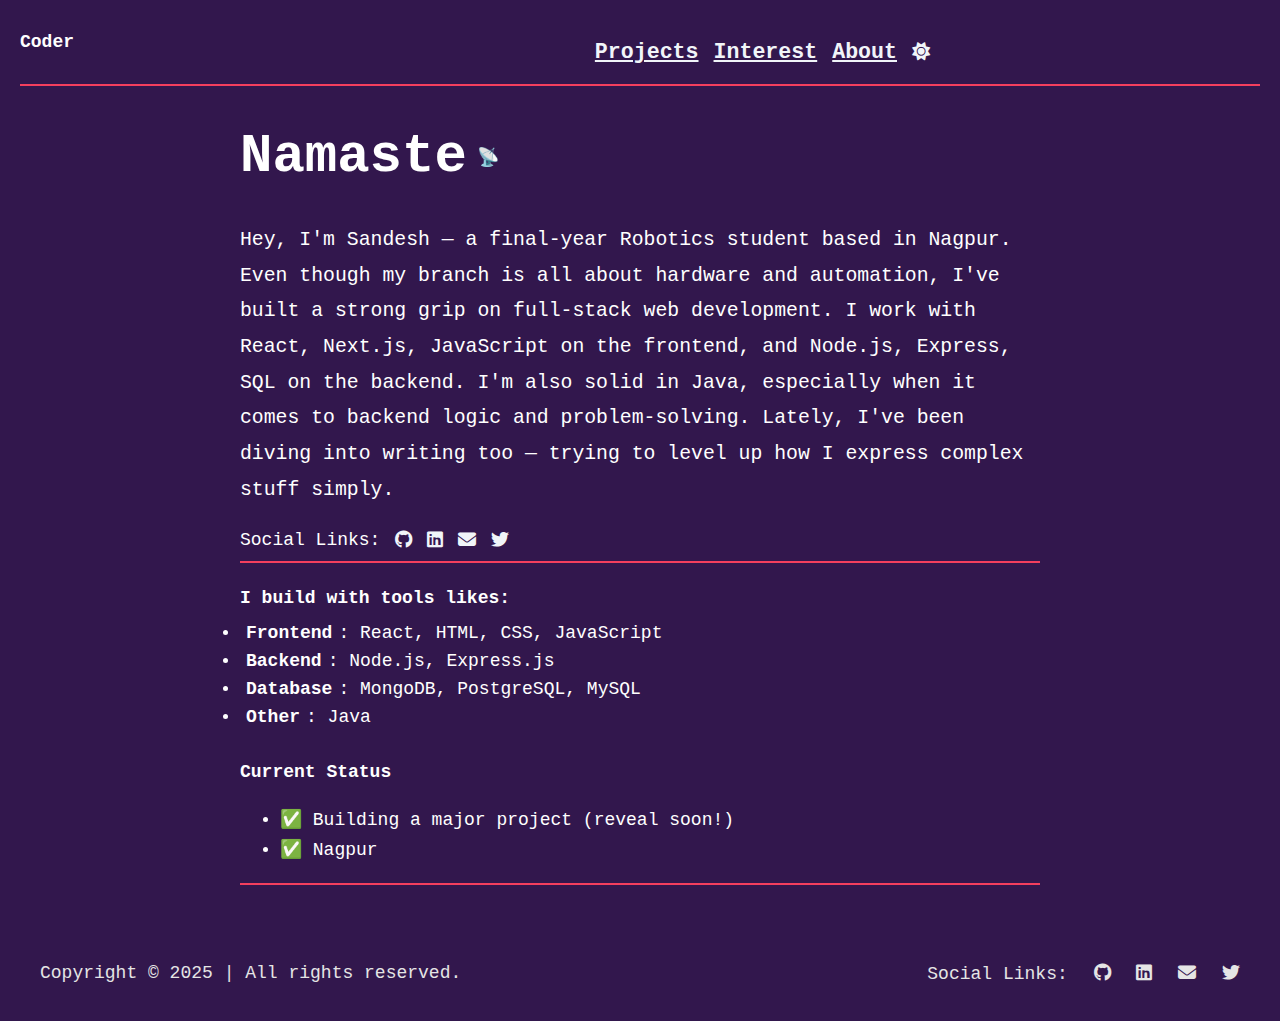
<file: index.html>
<!DOCTYPE html>
<html lang="en">
<head>
  <meta charset="UTF-8" />
  <meta name="viewport" content="width=device-width, initial-scale=1.0" />
  <title>Coder</title>
  <link rel="stylesheet" href="styles.css" />
  <script src="script.js" defer></script>
  <link rel="stylesheet" href="https://cdnjs.cloudflare.com/ajax/libs/font-awesome/6.4.0/css/all.min.css"/>
</head>
<body>
  <nav class="navbar">
    <div class="logo">Coder</div>
      <div class="social">
      <a href="projects.html">Projects</a>            
      <a href="interest.html">Interest</a>            
      <a href="about.html">About</a>  
      <a href="#" id="toggle-theme"><i class="fas fa-sun"></i></a> 

      </div>
  </nav>

  <hr class="divider" />

  <!-- ================================================  --> 
  <main class="content">
    <section class="intro">
      <h1>Namaste <span class="rss-icon">📡</span></h1>
      <p>
        Hey, I'm Sandesh — a final-year Robotics student based in Nagpur. Even though my branch is all about hardware and automation, I've built a strong grip on full-stack web development. I work with React, Next.js, JavaScript on the frontend, and Node.js, Express, SQL on the backend. I'm also solid in Java, especially when it comes to backend logic and problem-solving. Lately, I've been diving into writing too — trying to level up how I express complex stuff simply.
      </p>

      <div class="social">
        <span>Social Links:</span>
        <a href="https://github.com/Sandesh-Vidhye"><i class="fab fa-github"></i></a>
        <a href="https://www.linkedin.com/in/sandesh-vidhye-090b55257/"><i class="fab fa-linkedin"></i></a>
        <a href="https://mail.google.com/mail/?view=cm&fs=1&to=sandeshvidhye26@gmail.com"><i class="fas fa-envelope"></i></a>
        <a href="https://twitter.com/sandeshvidhye"><i class="fab fa-twitter"></i></a>
      </div>
    </section>

    <hr class="divider1">
    

    <section class="tools">
      <h2>I build with tools likes: </h2>

      <div class="post">
            <li><strong>Frontend</strong>: React, HTML, CSS, JavaScript</li>
            <li><strong>Backend</strong>: Node.js, Express.js</li>
            <li><strong>Database</strong>: MongoDB, PostgreSQL, MySQL</li>
            <li><strong>Other</strong>: Java </li>
      </div>

     <div class="status">
         <section class="status">
                <h2>Current Status</h2>
                <ul class="status-list">
                    <li>✅ Building a major project (reveal soon!)</li>
                    <li>✅ Nagpur</li>
                </ul>
        </section>
     </div>
    </section>
    <hr class="divider1">
  </main>

  <!-- Footer -->
<footer class="footer">
  <p>Copyright © 2025 | All rights reserved.</p>
  <div class="footer-icons">
    <div class="footer-icons">
        <span>Social Links:</span>
        <a href="https://github.com/Sandesh-Vidhye"><i class="fab fa-github"></i></a>
        <a href="https://www.linkedin.com/in/sandesh-vidhye-090b55257/"><i class="fab fa-linkedin"></i></a>
        <a href="https://mail.google.com/mail/?view=cm&fs=1&to=sandeshvidhye26@gmail.com"><i class="fas fa-envelope"></i></a>
        <a href="https://twitter.com/sandeshvidhye"><i class="fab fa-twitter"></i></a>
      </div>
  </div>
</footer>

</body>
</html>
</file>
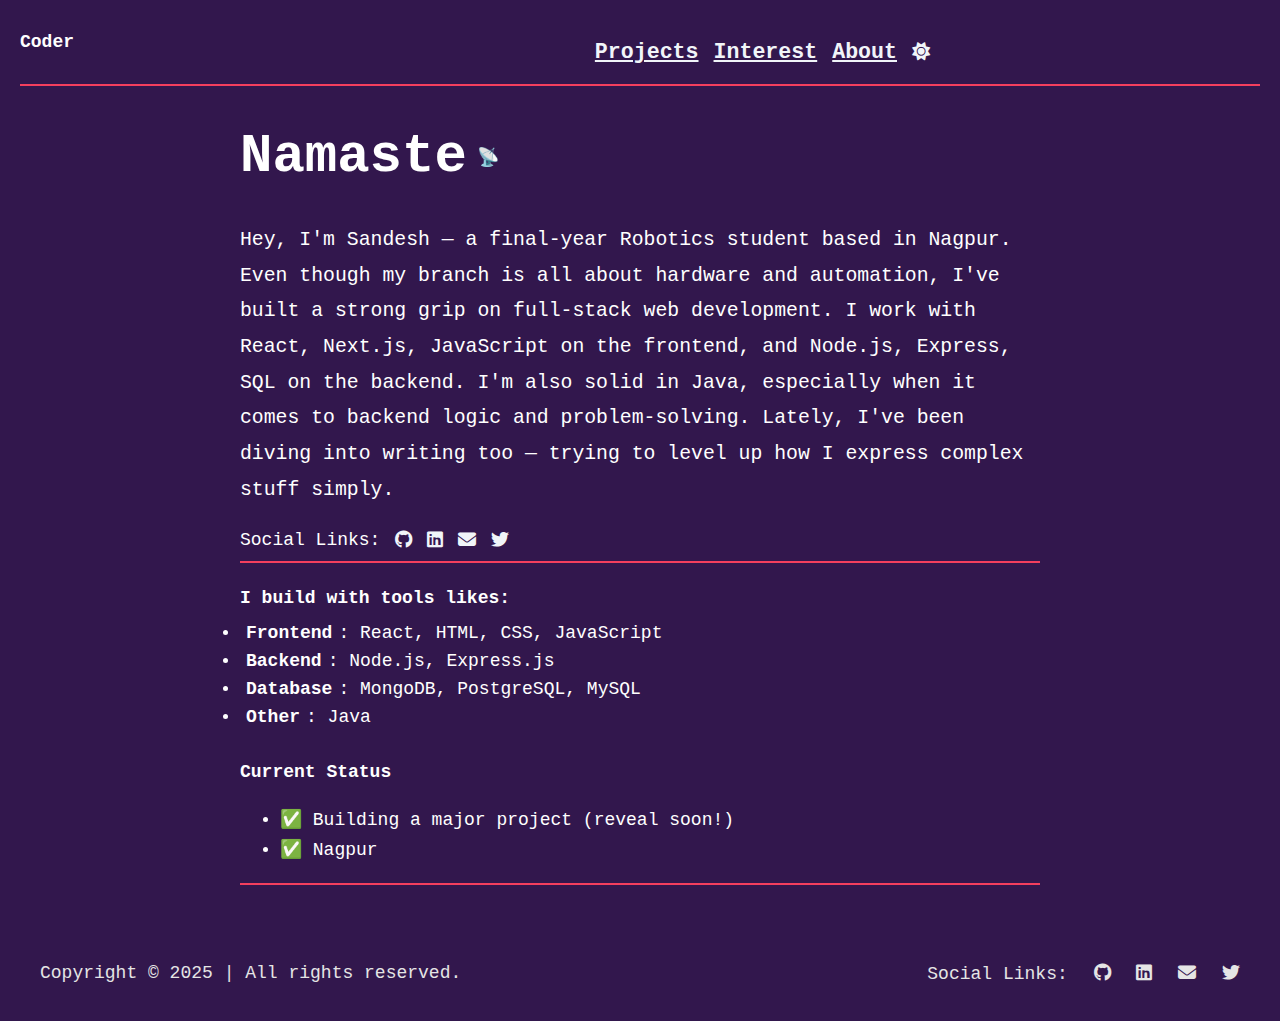
<file: about.html>
<!DOCTYPE html>
<html lang="en">
<head>
  <meta charset="UTF-8" />
  <meta name="viewport" content="width=device-width, initial-scale=1.0" />
  <title>Coder</title>
  <link rel="stylesheet" href="styles.css" />
  <script src="script.js" defer></script>
  <link rel="stylesheet" href="https://cdnjs.cloudflare.com/ajax/libs/font-awesome/6.4.0/css/all.min.css"/>
</head>
<body>
  <nav class="navbar">
    <div class="logo" <a href="index.html">Coder </a></div>
      <div class="social">
      <a href="projects.html">Projects</a>            
      <a href="interest.html">Interest</a>            
      <a href="about.html">About</a>  
      <a href="#" id="toggle-theme"><i class="fas fa-sun"></i></a> 

      </div>
  </nav>

  <hr class="divider" />

  <!-- ================================================  --> 
  <main class="content">
    <section class="intro">
      <h1>Namaste <span class="rss-icon">📡</span></h1>
      <p>
        Hey, I'm Sandesh — a final-year Robotics student based in Nagpur. Even though my branch is all about hardware and automation, I've built a strong grip on full-stack web development. I work with React, Next.js, JavaScript on the frontend, and Node.js, Express, SQL on the backend. I'm also solid in Java, especially when it comes to backend logic and problem-solving. Lately, I've been diving into writing too — trying to level up how I express complex stuff simply.
      </p>

      <div class="social">
        <span>Social Links:</span>
        <a href="https://github.com/Sandesh-Vidhye"><i class="fab fa-github"></i></a>
        <a href="https://www.linkedin.com/in/sandesh-vidhye-090b55257/"><i class="fab fa-linkedin"></i></a>
        <a href="https://mail.google.com/mail/?view=cm&fs=1&to=sandeshvidhye26@gmail.com"><i class="fas fa-envelope"></i></a>
        <a href="https://twitter.com/sandeshvidhye"><i class="fab fa-twitter"></i></a>
      </div>
    </section>

    <hr class="divider1">
    

    <section class="tools">
      <h2>I build with tools likes: </h2>

      <div class="post">
            <li><strong>Frontend</strong>: React, HTML, CSS, JavaScript</li>
            <li><strong>Backend</strong>: Node.js, Express.js</li>
            <li><strong>Database</strong>: MongoDB, PostgreSQL, MySQL</li>
            <li><strong>Other</strong>: Java </li>
      </div>

     <div class="status">
         <section class="status">
                <h2>Current Status</h2>
                <ul class="status-list">
                    <li>✅ Building a major project (reveal soon!)</li>
                    <li>✅ Nagpur</li>
                </ul>
        </section>
     </div>
    </section>
    <hr class="divider1">
  </main>

  <!-- Footer -->
<footer class="footer">
  <p>Copyright © 2025 | All rights reserved.</p>
  <div class="footer-icons">
    <div class="footer-icons">
        <span>Social Links:</span>
        <a href="https://github.com/Sandesh-Vidhye"><i class="fab fa-github"></i></a>
        <a href="https://www.linkedin.com/in/sandesh-vidhye-090b55257/"><i class="fab fa-linkedin"></i></a>
        <a href="https://mail.google.com/mail/?view=cm&fs=1&to=sandeshvidhye26@gmail.com"><i class="fas fa-envelope"></i></a>
        <a href="https://twitter.com/sandeshvidhye"><i class="fab fa-twitter"></i></a>
      </div>
  </div>
</footer>

</body>
</html>
</file>
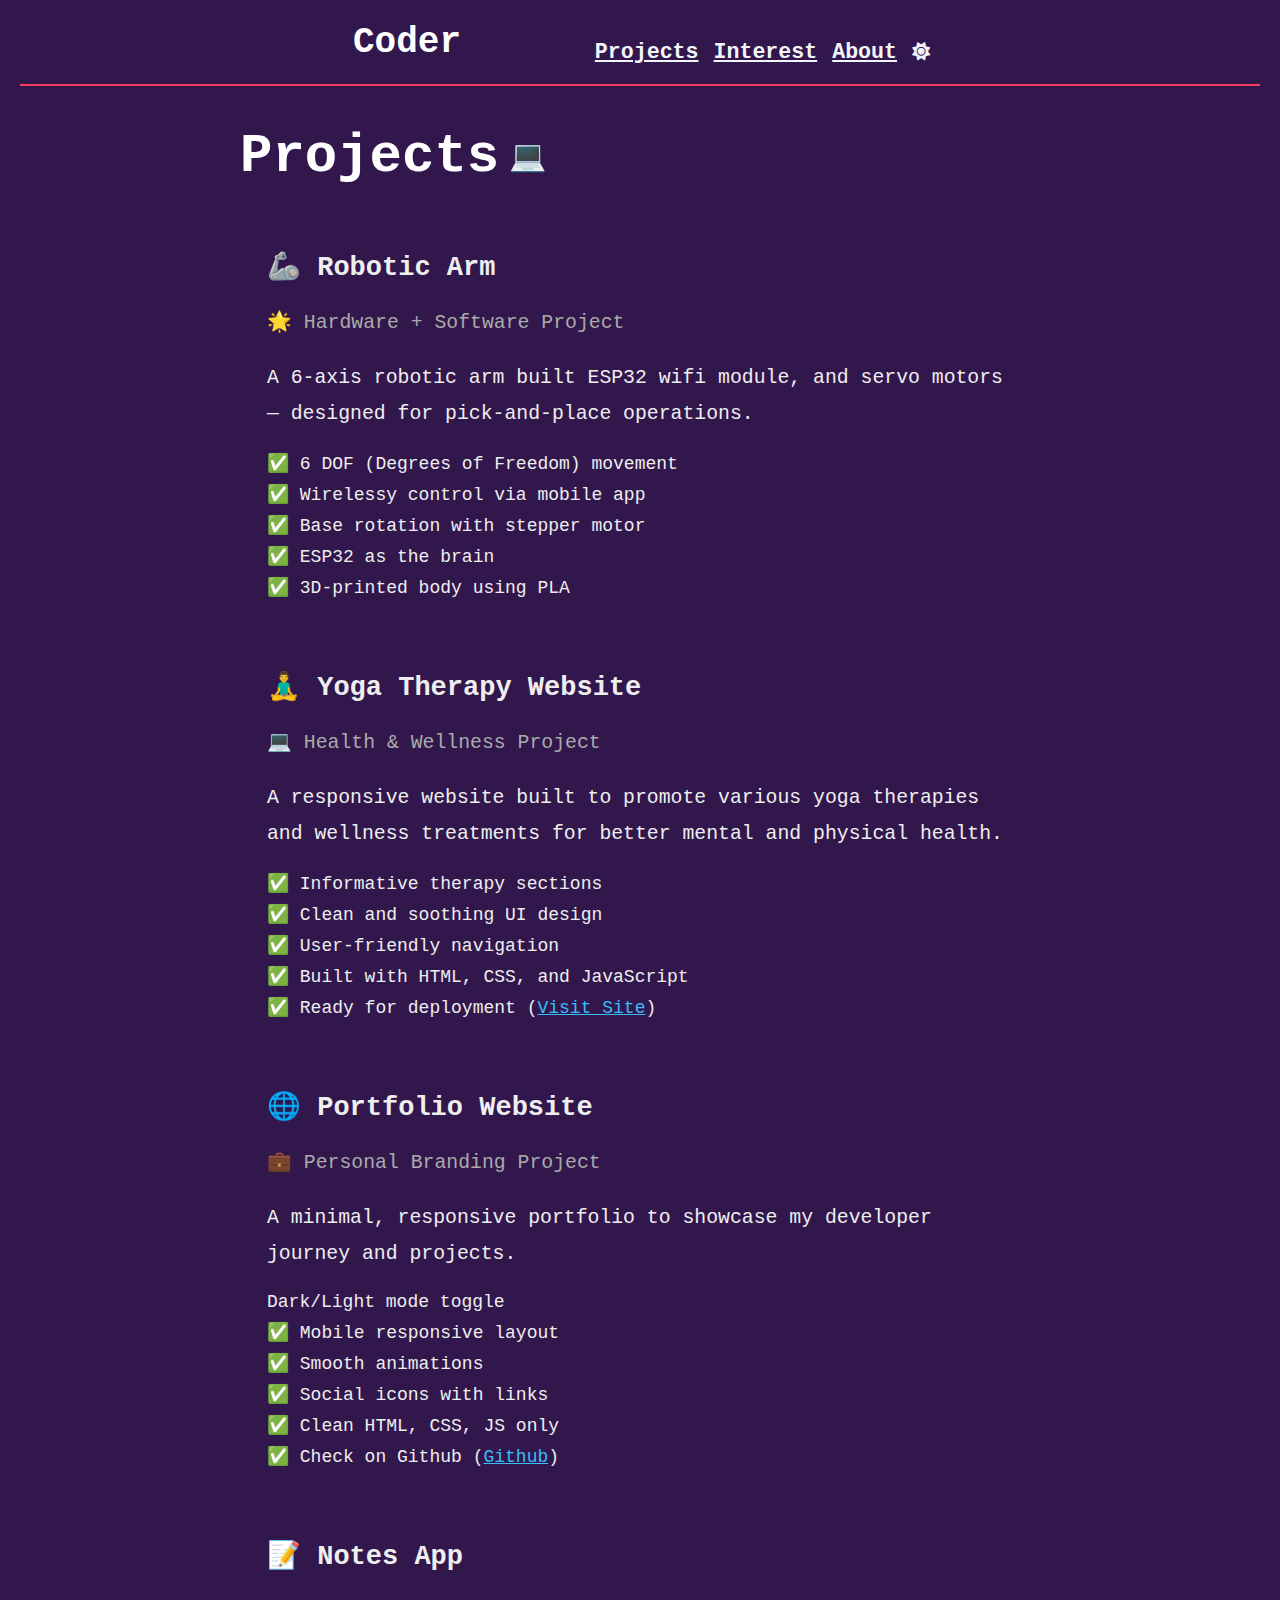
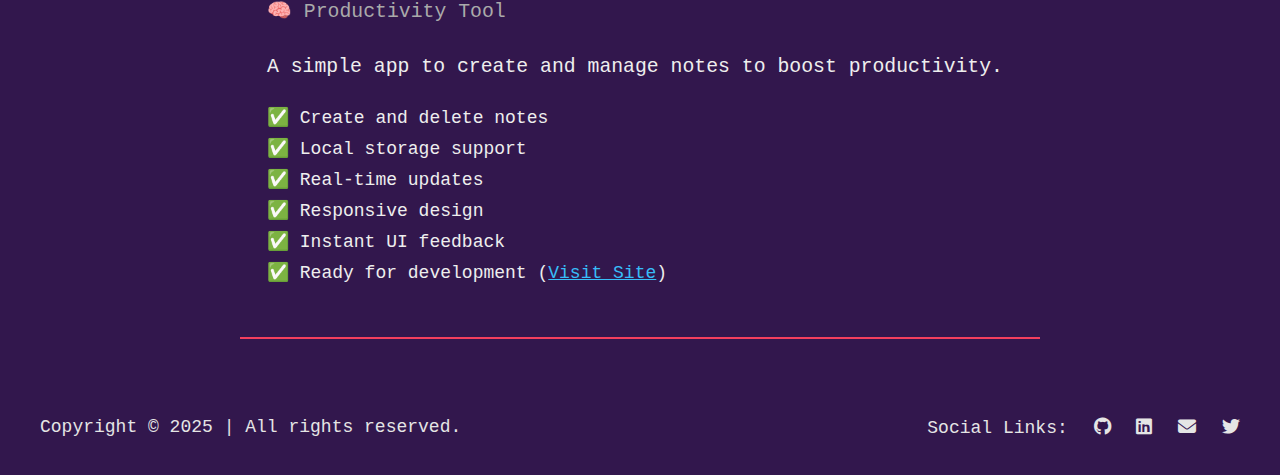
<file: projects.html>
<!DOCTYPE html>
<html lang="en">
<head>
  <meta charset="UTF-8" />
  <meta name="viewport" content="width=device-width, initial-scale=1.0" />
  <link rel="icon" href="./image/fevicon.png" type="image/png">

  <title>Coder</title>
  <link rel="stylesheet" href="styles.css" />
  <script src="script.js" defer></script>
  <link rel="stylesheet" href="https://cdnjs.cloudflare.com/ajax/libs/font-awesome/6.4.0/css/all.min.css"/>
</head>
<body>
  <nav class="navbar">
    <div class="logo">
     <a href="index.html">Coder</a>
    </div>
      <div class="social">
      <a href="projects.html">Projects</a>            
      <a href="interest.html">Interest</a>            
      <a href="about.html">About</a>  
      <a href="#" id="toggle-theme"><i class="fas fa-sun"></i></a> 

      </div>
  </nav>

  <hr class="divider" />

  <!-- ================================================  --> 

  <main class="content">
      <!-- <h3 class="back">Home > Projects</h3> -->
    <section class="intro">
      <h1>Projects<span class="emoji">💻</span></h1>

         <div class="main">
            <section class="intro">
                <div class="project-card">
                    <h2>🦾 Robotic Arm</h2>
                    <p class="tagline">🌟 Hardware + Software Project</p>
                    <p>A 6-axis robotic arm built ESP32 wifi module, and servo motors — designed for pick-and-place operations.</p>
                    <ul class="features">
                        <li>✅ 6 DOF (Degrees of Freedom) movement</li>
                        <li>✅ Wirelessy control via mobile app</li>
                        <li>✅ Base rotation with stepper motor</li>
                        <li>✅ ESP32 as the brain</li>
                        <li>✅ 3D-printed body using PLA</li>
                    </ul>
                </div>
            </section>

             <section class="intro">
              <div class="project-card">
                <h2>🧘‍♂️ Yoga Therapy Website</h2>
                <p class="tagline">💻 Health & Wellness Project</p>
                <p>A responsive website built to promote various yoga therapies and wellness treatments for better mental and physical health.</p>
                <ul class="features">
                  <li>✅ Informative therapy sections</li>
                  <li>✅ Clean and soothing UI design</li>
                  <li>✅ User-friendly navigation</li>
                  <li>✅ Built with HTML, CSS, and JavaScript</li>
                  <li>✅ Ready for deployment (<a href="https://health-carewebsite.netlify.app/" target="_blank" style="color:#38bdf8; text-decoration: underline;">Visit Site</a>)</li>
                </ul>
              </div>
            </section>

            <section class="intro">
                <div class="project-card">
                    <h2>🌐 Portfolio Website</h2>
                    <p class="tagline">💼 Personal Branding Project</p>
                    <p>A minimal, responsive portfolio to showcase my developer journey and projects.</p>
                    <ul class="features">
                        <li> Dark/Light mode toggle</li>
                        <li>✅ Mobile responsive layout</li>
                        <li>✅ Smooth animations</li>
                        <li>✅ Social icons with links</li>
                        <li>✅ Clean HTML, CSS, JS only</li>
                        <li>✅ Check on Github (<a href="https://github.com/Sandesh-Vidhye/SandeshPortfolio" target="_blank" style="color:#38bdf8; text-decoration: underline;">Github</a>)</li> </li>
                    </ul>
                </div>
            </section>

            <section class="intro">
                <div class="project-card">
                    <h2>📝 Notes App</h2>
                    <p class="tagline">🧠 Productivity Tool</p>
                    <p>A simple app to create and manage notes to boost productivity.</p>
                    <ul class="features">
                        <li>✅ Create and delete notes</li>
                        <li>✅ Local storage support</li>
                        <li>✅ Real-time updates</li>
                        <li>✅ Responsive design</li>
                        <li>✅ Instant UI feedback</li>
                        <li>✅ Ready for development (<a href="https://project-notes-app-sooty.vercel.app/" target="_blank" style="color:#38bdf8; text-decoration: underline;">Visit Site</a>)</li> </li>

                    </ul>
                </div>
            </section>

           
        </div>


    <hr class="divider1">
  </main>

  <!-- Footer -->
<footer class="footer">
  <p>Copyright © 2025 | All rights reserved.</p>
  <div class="footer-icons">
    <div class="footer-icons">
        <span>Social Links:</span>
        <a href="https://github.com/Sandesh-Vidhye"><i class="fab fa-github"></i></a>
        <a href="https://www.linkedin.com/in/sandesh-vidhye-090b55257/"><i class="fab fa-linkedin"></i></a>
        <a href="https://mail.google.com/mail/?view=cm&fs=1&to=sandeshvidhye26@gmail.com"><i class="fas fa-envelope"></i></a>
        <a href="https://twitter.com/sandeshvidhye"><i class="fab fa-twitter"></i></a>
      </div>
  </div>
</footer>

</body>
</html>
</file>
<file: styles.css>
*{
  font-size: 18px;
}

body {
  margin: 0;
  font-family: 'Courier New', Courier, monospace;
  background-color: #32174D;
  color: #ffffff;
}

.navbar {
  display: flex;
  justify-content: space-between;
  padding: 20px;
  font-weight: bold;
  align-items: center;
}

.logo a {
  font-size:36px;
  font-weight: bold;
  color: white;
  text-decoration: none;
  padding-left: 333px;
}

.emoji {
  font-size: 30px; 
  vertical-align: middle; 
}

/* .back{
  font-size: 20px;
  color:rgb(145, 119, 119);
  padding: none;

  
} */

/* ======================================================== */
/* Darkmode */





/* =========================================================== */

.divider {
  border: 0.5px solid #f43f5e;
  margin: 0 20px;
}

.divider1{
  border: 0.5px solid #f43f5e;
}

/* ======================================================================= */
.content {
  max-width: 800px;
  margin: 40px auto;
  padding: 0 20px;
}

.intro h1 {
  font-size: 3rem;
  font-weight: bold;
  display: flex;
  align-items: center;
  gap: 10px;
  color: white;
  padding: auto;
}

.intro p {
  font-size: 1.1rem;
  line-height: 1.8;
  margin-top: 20px;
}

.social {
  margin-top: 20px;
  display: flex;
  align-items: center;
  gap: 15px;
  padding-right: 330px;
}

.social a {
  color: #f1f5f9;
  font-size: 1.2rem;
  transition: color 0.3s;
}

.social a:hover {
  color: #f43f5e;
}

.tools {
  margin-top: 25px;
  font-size: 15px;
  font-family: 'Courier New', Courier, monospace;
}

.post {
  margin-bottom: 30px;
  font-size: 20px;
  line-height: 20px;
  
}
.post li {
  margin: 8px 0;
  transition: all 0.2s ease-in-out;
}

.post li:hover {
  transform: scale(1.03);
  color: #f43f5e;
}
.post strong {
  /* background-color: #f43f5e; */
  padding: 2px 6px;
  border-radius: 4px;
  color: #ffffff;
  font-weight: 600;
}

.status{
    line-height: 30px;
    font-size: 20px;
}


/* ============================================= */
/* Project */
.project-card {
    color: #eee;
    padding: 1.5rem;
    transition: transform 0.3s ease, box-shadow 0.3s ease;
}

.project-card:hover {
    transform: translateY(-2px);
}

.project-card h2 {
    margin-top: 0;
    font-size: 1.5rem;
}

.project-card .tagline {
    color: #aaa;
    margin-bottom: 0.5rem;
}

.project-card ul.features {
    list-style: none;
    padding-left: 0;
    margin-top: 0.5rem;
}

.project-card ul.features li {
    margin-bottom: 0.5rem;
    font-weight: 500;
}


/* =============================================== */
/* interest */
.interest-list li strong {
  font-size: 22px;
}

.interest-list li p {
  font-size: 22px;
  margin-top: 5px;
}





/* =============================================== */
/* About */



/* =============================================== */
/* Footer */
.footer {
  display: flex;
  justify-content: space-between;
  align-items: center;
  padding: 20px 40px;
  font-family: 'Courier New', Courier, monospace;
  color: #e5e5e5;
  /* background-color: #1e2139; */
}

.footer-icons a {
  color: #e5e5e5;
  margin-left: 15px;
  font-size: 1.3rem;
  transition: color 0.3s ease;
}
.footer-icons a:hover {
  color: #f43f5e;
}
</file>
